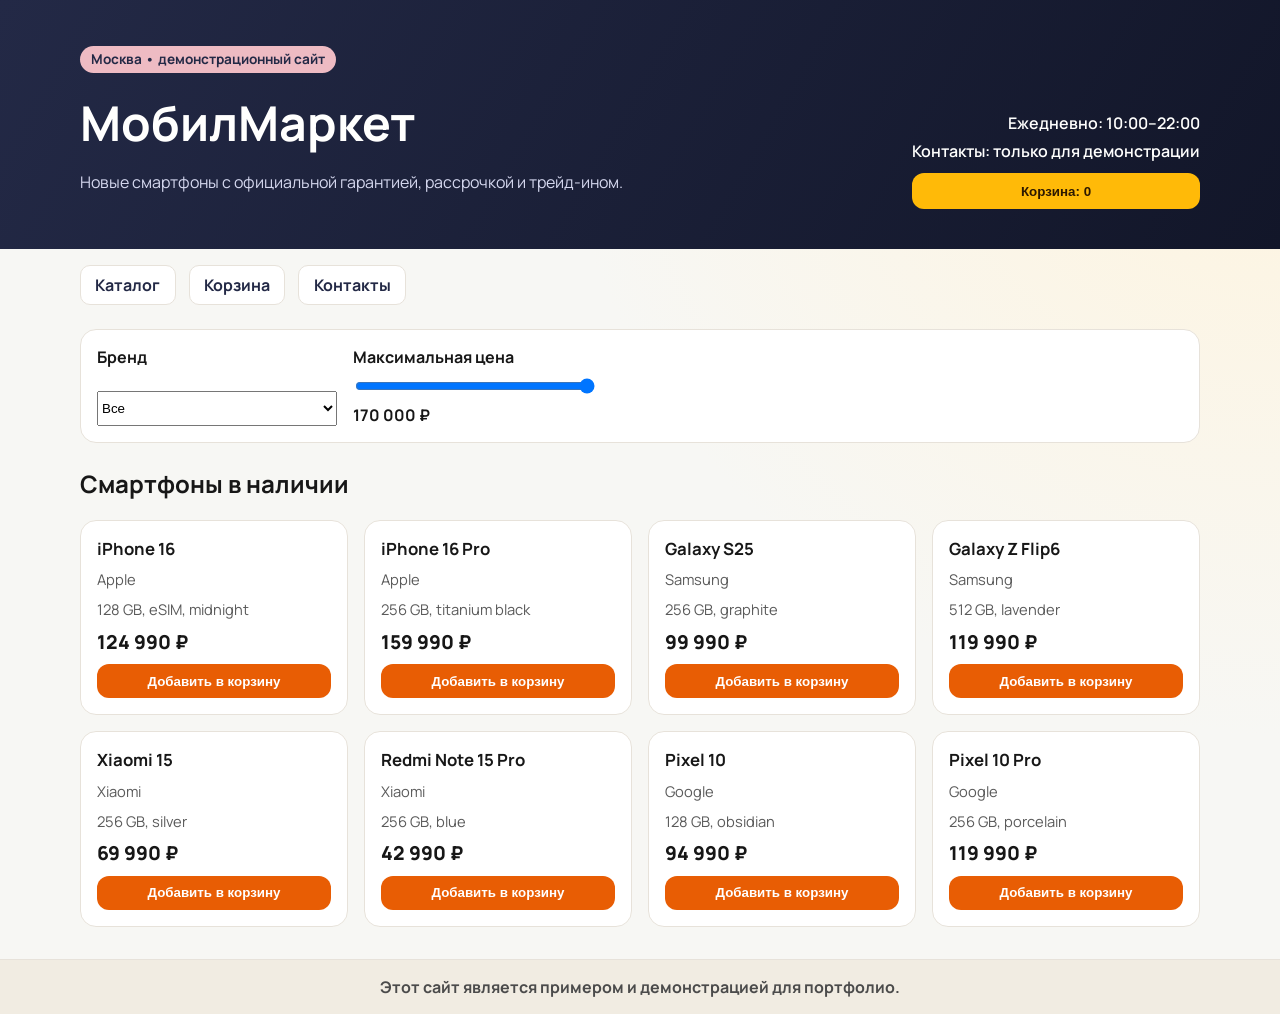
<file: index.html>
<!doctype html>
<html lang="ru">
  <head>
    <meta charset="UTF-8" />
    <meta name="viewport" content="width=device-width, initial-scale=1.0" />
    <title>МобилМаркет Москва - Каталог</title>
    <link rel="preconnect" href="https://fonts.googleapis.com" />
    <link rel="preconnect" href="https://fonts.gstatic.com" crossorigin />
    <link href="https://fonts.googleapis.com/css2?family=Manrope:wght@400;600;700;800&display=swap" rel="stylesheet" />
    <link rel="stylesheet" href="styles.css" />
  </head>
  <body data-page="catalog">
    <header class="hero">
      <div class="hero__content container">
        <div>
          <p class="hero__badge">Москва • демонстрационный сайт</p>
          <h1>МобилМаркет</h1>
          <p class="hero__subtitle">Новые смартфоны с официальной гарантией, рассрочкой и трейд-ином.</p>
        </div>
        <div class="hero__meta">
          <span>Ежедневно: 10:00–22:00</span>
          <span>Контакты: только для демонстрации</span>
          <button id="cartBtn" class="cart-btn">Корзина: <strong id="cartCount">0</strong></button>
        </div>
      </div>
    </header>

    <nav class="container top-nav">
      <a href="index.html">Каталог</a>
      <a href="cart.html">Корзина</a>
      <a href="contacts.html">Контакты</a>
    </nav>

    <main class="container">
      <section class="filters">
        <label>
          Бренд
          <select id="brandFilter">
            <option value="all">Все</option>
            <option value="Apple">Apple</option>
            <option value="Samsung">Samsung</option>
            <option value="Xiaomi">Xiaomi</option>
            <option value="Google">Google</option>
          </select>
        </label>
        <label>
          Максимальная цена
          <input id="priceFilter" type="range" min="30000" max="170000" value="170000" step="5000" />
          <span id="priceValue">170000 ₽</span>
        </label>
      </section>

      <section>
        <h2>Смартфоны в наличии</h2>
        <div id="products" class="grid"></div>
      </section>
    </main>

    <footer class="demo-footer">Этот сайт является примером и демонстрацией для портфолио.</footer>
    <script src="script.js"></script>
  </body>
</html>
</file>
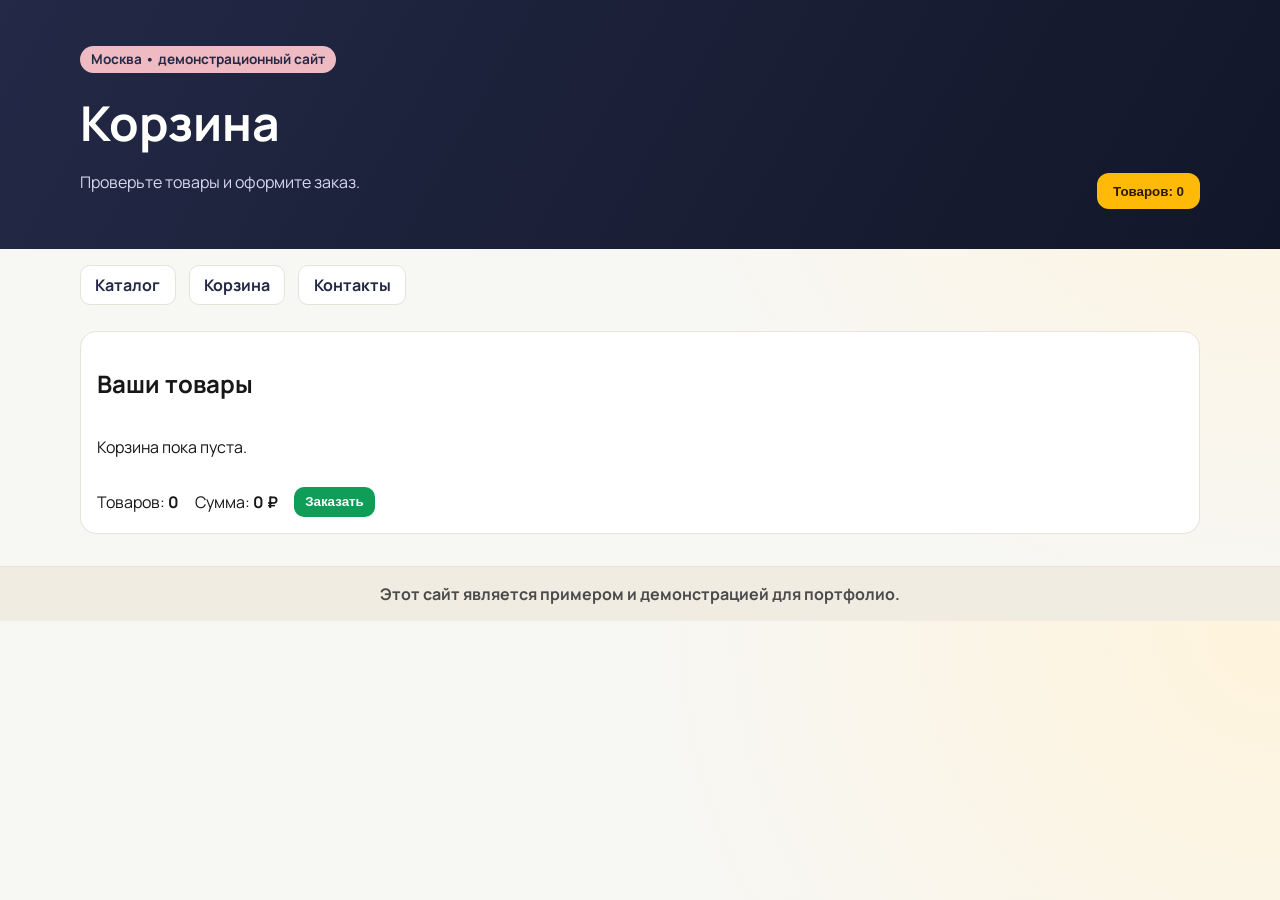
<file: cart.html>
<!doctype html>
<html lang="ru">
  <head>
    <meta charset="UTF-8" />
    <meta name="viewport" content="width=device-width, initial-scale=1.0" />
    <title>МобилМаркет Москва - Корзина</title>
    <link rel="preconnect" href="https://fonts.googleapis.com" />
    <link rel="preconnect" href="https://fonts.gstatic.com" crossorigin />
    <link href="https://fonts.googleapis.com/css2?family=Manrope:wght@400;600;700;800&display=swap" rel="stylesheet" />
    <link rel="stylesheet" href="styles.css" />
  </head>
  <body data-page="cart">
    <header class="hero">
      <div class="hero__content container">
        <div>
          <p class="hero__badge">Москва • демонстрационный сайт</p>
          <h1>Корзина</h1>
          <p class="hero__subtitle">Проверьте товары и оформите заказ.</p>
        </div>
        <div class="hero__meta">
          <button id="cartBtn" class="cart-btn">Товаров: <strong id="cartCount">0</strong></button>
        </div>
      </div>
    </header>

    <nav class="container top-nav">
      <a href="index.html">Каталог</a>
      <a href="cart.html">Корзина</a>
      <a href="contacts.html">Контакты</a>
    </nav>

    <main class="container">
      <section id="cartSection" class="cart-panel">
        <h2>Ваши товары</h2>
        <div id="cartItems" class="cart-items"></div>
        <div class="cart-summary">
          <p>Товаров: <strong id="cartItemsCount">0</strong></p>
          <p>Сумма: <strong id="cartTotal">0 ₽</strong></p>
          <button id="orderBtn" class="order-btn">Заказать</button>
        </div>
      </section>
    </main>

    <footer class="demo-footer">Этот сайт является примером и демонстрацией для портфолио.</footer>
    <script src="script.js"></script>
  </body>
</html>
</file>
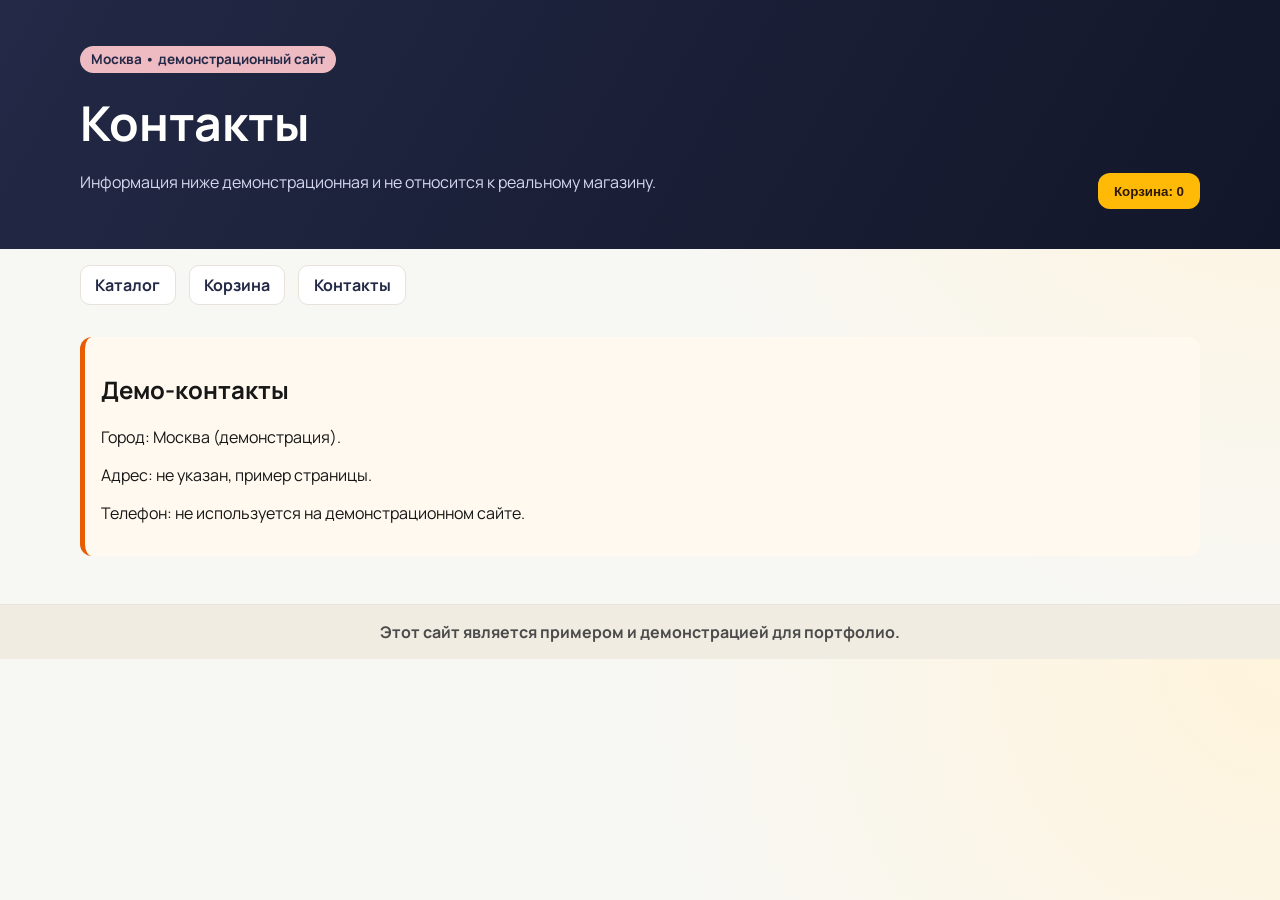
<file: contacts.html>
<!doctype html>
<html lang="ru">
  <head>
    <meta charset="UTF-8" />
    <meta name="viewport" content="width=device-width, initial-scale=1.0" />
    <title>МобилМаркет Москва - Контакты</title>
    <link rel="preconnect" href="https://fonts.googleapis.com" />
    <link rel="preconnect" href="https://fonts.gstatic.com" crossorigin />
    <link href="https://fonts.googleapis.com/css2?family=Manrope:wght@400;600;700;800&display=swap" rel="stylesheet" />
    <link rel="stylesheet" href="styles.css" />
  </head>
  <body data-page="contacts">
    <header class="hero">
      <div class="hero__content container">
        <div>
          <p class="hero__badge">Москва • демонстрационный сайт</p>
          <h1>Контакты</h1>
          <p class="hero__subtitle">Информация ниже демонстрационная и не относится к реальному магазину.</p>
        </div>
        <div class="hero__meta">
          <button id="cartBtn" class="cart-btn">Корзина: <strong id="cartCount">0</strong></button>
        </div>
      </div>
    </header>

    <nav class="container top-nav">
      <a href="index.html">Каталог</a>
      <a href="cart.html">Корзина</a>
      <a href="contacts.html">Контакты</a>
    </nav>

    <main class="container">
      <section class="contacts">
        <h2>Демо-контакты</h2>
        <p>Город: Москва (демонстрация).</p>
        <p>Адрес: не указан, пример страницы.</p>
        <p>Телефон: не используется на демонстрационном сайте.</p>
      </section>
    </main>

    <footer class="demo-footer">Этот сайт является примером и демонстрацией для портфолио.</footer>
    <script src="script.js"></script>
  </body>
</html>
</file>
<file: styles.css>
:root {
  --bg: #f7f7f4;
  --card: #ffffff;
  --text: #171717;
  --muted: #5a5a5a;
  --accent: #e85d04;
  --accent-2: #ffba08;
  --border: #e7e2da;
}

* { box-sizing: border-box; }
body {
  margin: 0;
  font-family: "Manrope", sans-serif;
  background: radial-gradient(circle at top right, #fff4dc 0%, var(--bg) 45%);
  color: var(--text);
}

.container {
  width: min(1120px, 92%);
  margin: 0 auto;
}

.hero {
  background: linear-gradient(120deg, #232946 0%, #121629 100%);
  color: #fffffe;
  padding: 2rem 0 2.5rem;
}

.hero__content {
  display: flex;
  justify-content: space-between;
  gap: 1.5rem;
  align-items: flex-end;
  flex-wrap: wrap;
}

.hero h1 {
  font-size: clamp(2rem, 4vw, 3rem);
  margin: 0.2rem 0;
}

.hero__badge {
  display: inline-block;
  background: #eebbc3;
  color: #232946;
  padding: 0.3rem 0.7rem;
  border-radius: 999px;
  font-weight: 700;
  font-size: 0.85rem;
}

.hero__subtitle { max-width: 620px; color: #d5d8ef; }
.hero__meta { display: grid; gap: 0.4rem; text-align: right; font-weight: 600; }

.top-nav {
  margin: 1rem auto;
  display: flex;
  gap: 0.8rem;
  flex-wrap: wrap;
}

.top-nav a {
  text-decoration: none;
  color: #232946;
  background: #fff;
  border: 1px solid var(--border);
  padding: 0.5rem 0.9rem;
  border-radius: 10px;
  font-weight: 700;
}

.cart-btn {
  margin-top: 0.3rem;
  border: 0;
  background: var(--accent-2);
  color: #2d1900;
  padding: 0.65rem 1rem;
  border-radius: 12px;
  font-weight: 800;
  cursor: pointer;
}

.filters {
  margin: 1.5rem 0;
  padding: 1rem;
  border: 1px solid var(--border);
  border-radius: 16px;
  background: var(--card);
  display: flex;
  gap: 1rem;
  flex-wrap: wrap;
}

.filters label {
  display: grid;
  gap: 0.5rem;
  font-weight: 700;
}

select, input[type="range"] {
  width: 240px;
}

.grid {
  display: grid;
  grid-template-columns: repeat(auto-fill, minmax(240px, 1fr));
  gap: 1rem;
}

.card {
  background: var(--card);
  border: 1px solid var(--border);
  border-radius: 16px;
  padding: 1rem;
  display: grid;
  gap: 0.6rem;
  transform: translateY(8px);
  opacity: 0;
  animation: rise 0.4s ease forwards;
}

.card h3 { margin: 0; font-size: 1.05rem; }
.card p { margin: 0; color: var(--muted); font-size: 0.92rem; }
.price { font-size: 1.2rem; font-weight: 800; }

.buy-btn {
  border: 0;
  background: var(--accent);
  color: #fff;
  padding: 0.6rem 0.9rem;
  border-radius: 12px;
  font-weight: 700;
  cursor: pointer;
}

.cart-panel {
  margin: 1.6rem 0;
  background: #fff;
  border: 1px solid var(--border);
  border-radius: 16px;
  padding: 1rem;
}

.cart-items {
  display: grid;
  gap: 0.6rem;
  margin-top: 0.6rem;
}

.cart-row {
  display: grid;
  grid-template-columns: 1fr auto auto auto;
  gap: 0.5rem;
  align-items: center;
  border: 1px solid var(--border);
  border-radius: 12px;
  padding: 0.6rem;
}

.cart-row p {
  margin: 0;
  font-size: 0.92rem;
}

.qty-btn,
.remove-btn,
.order-btn {
  border: 0;
  border-radius: 10px;
  padding: 0.45rem 0.7rem;
  font-weight: 700;
  cursor: pointer;
}

.qty-btn {
  background: #eceff9;
  color: #222;
}

.remove-btn {
  background: #ffe4dc;
  color: #611400;
}

.cart-summary {
  margin-top: 0.8rem;
  display: flex;
  gap: 1rem;
  align-items: center;
  flex-wrap: wrap;
}

.cart-summary p {
  margin: 0;
}

.order-btn {
  background: #0f9d58;
  color: #fff;
}

.contacts {
  margin: 2rem 0 3rem;
  padding: 1rem;
  border-left: 5px solid var(--accent);
  background: #fff9ef;
  border-radius: 12px;
}

.demo-footer {
  margin-top: 2rem;
  padding: 1rem;
  text-align: center;
  color: #4b4b4b;
  font-weight: 700;
  background: #f1ece2;
  border-top: 1px solid var(--border);
}

@keyframes rise {
  to {
    transform: translateY(0);
    opacity: 1;
  }
}

@media (max-width: 680px) {
  .hero__meta { text-align: left; }
  select, input[type="range"] { width: 100%; }
  .cart-row { grid-template-columns: 1fr; }
}
</file>
